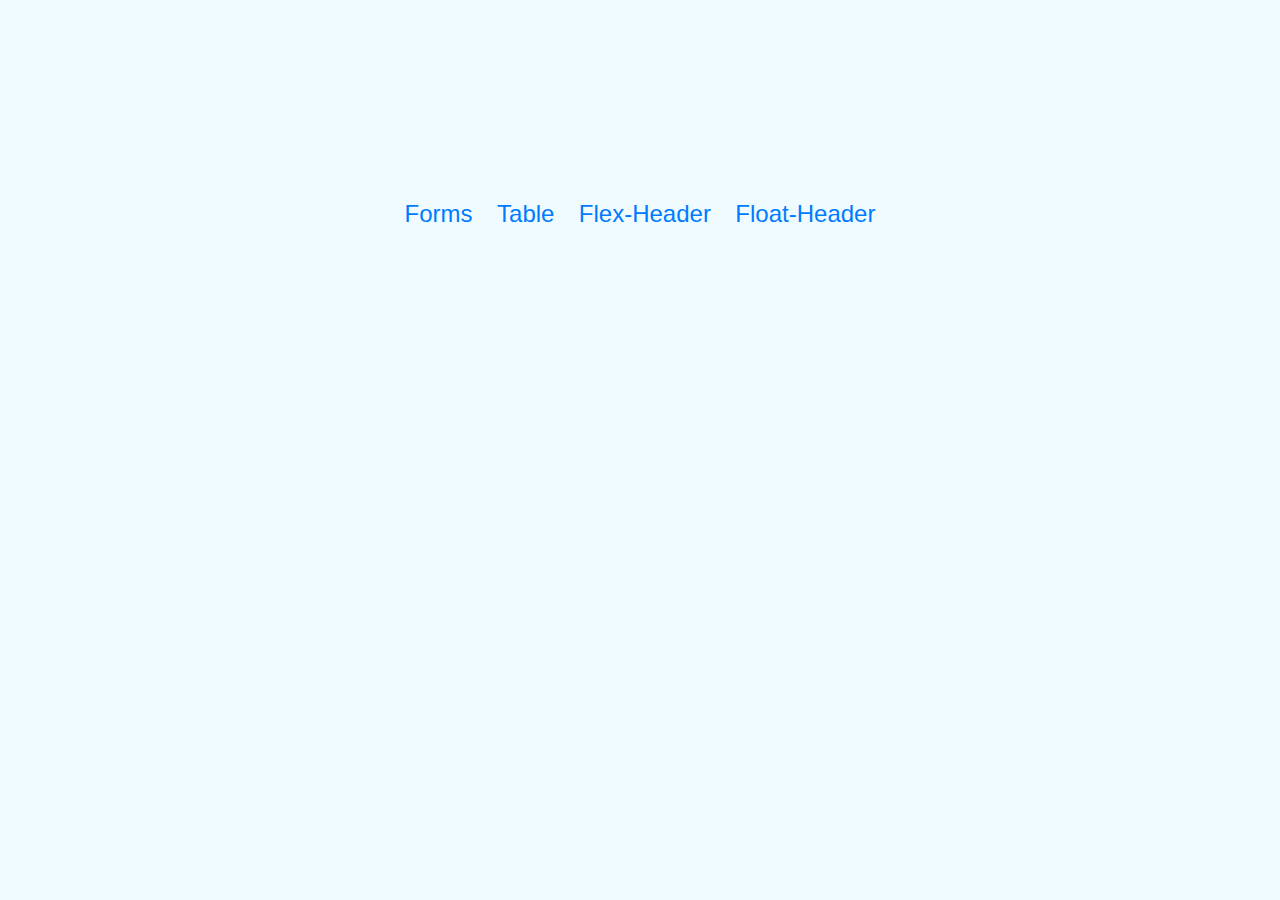
<file: day3/html/index.html>
<!DOCTYPE html>
<html>
    <head>
        <meta name="viewport" content="width=device-width, initial-scale=1.0">
        <title>Plants & Bushes</title>
        <link rel="stylesheet" href="..\css\styles.css">
    </head>
    <body>
        <div class="nav">
            <a href="forms.html">Forms</a>
            <a href="table.html">Table</a>
            <a href="header-flex.html">Flex-Header</a>
            <a href="header-float.html">Float-Header</a>
        </div>
    </body>
</html>
</file>
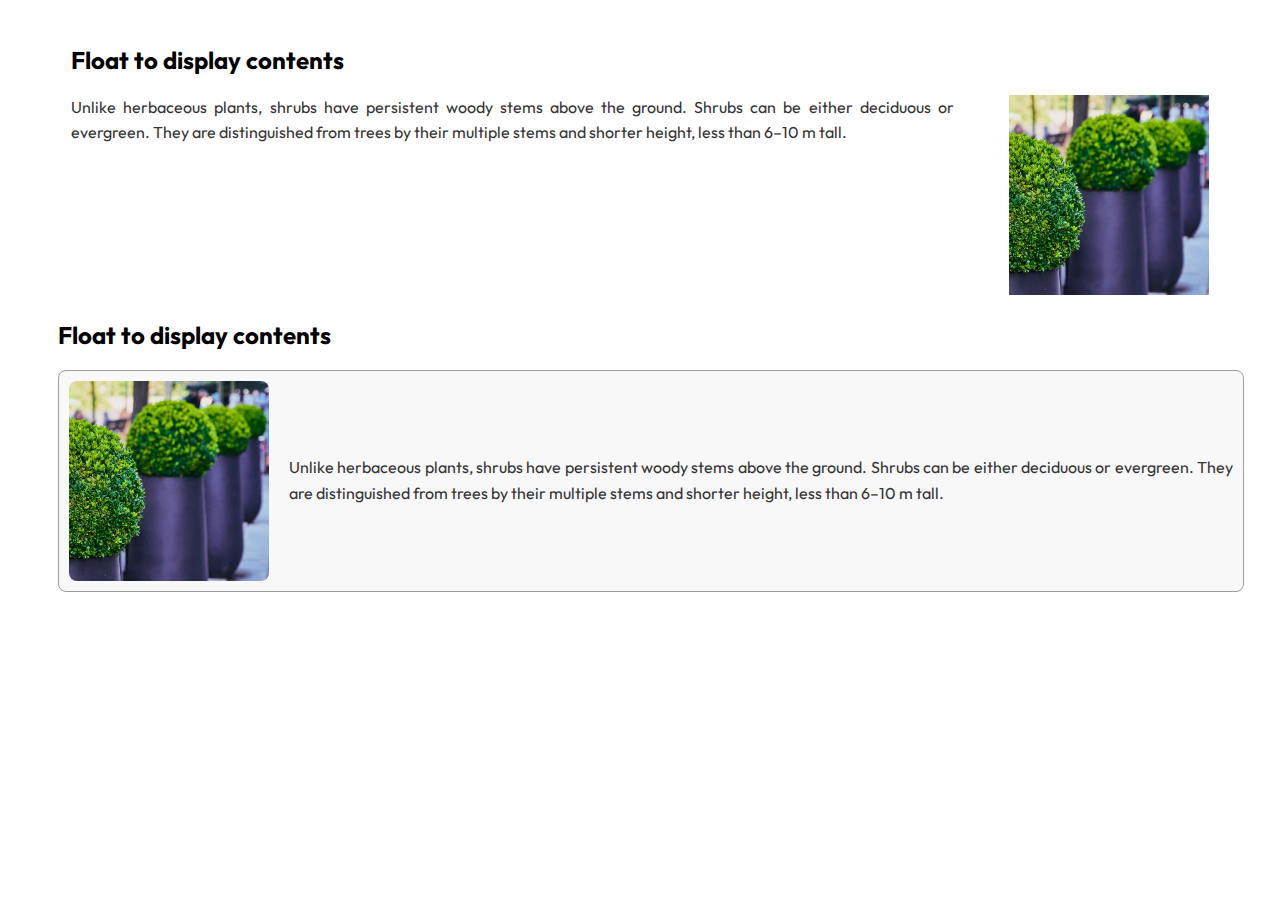
<file: day2/float.html>
<!DOCTYPE html>
<html>
    <head>
        <meta name="viewport" content="width=device-width, initial-scale=1.0">
        <title>Plants & Bushes</title>
        <link rel="stylesheet" href="css\float.css">
    </head>
    <body>
        <div class="type">
            <h2>Float to display contents</h2>
            <img src="images\shrubs.jpg" alt="Sample Image">
        <p>
            Unlike herbaceous plants, shrubs have persistent woody stems above the ground. 
            Shrubs can be either deciduous or evergreen. 
            They are distinguished from trees by their multiple stems and shorter height, less than 6–10 m tall.
        </p>
        </div>
        <div class="cont">
        <h2>Float to display contents</h2>
        <div class="type1">
            
            <img src="images\shrubs.jpg" alt="Sample Image">
        <p>
            Unlike herbaceous plants, shrubs have persistent woody stems above the ground. 
            Shrubs can be either deciduous or evergreen. 
            They are distinguished from trees by their multiple stems and shorter height, less than 6–10 m tall.
        </p>
        </div></div>
    </body>
</html>
</file>
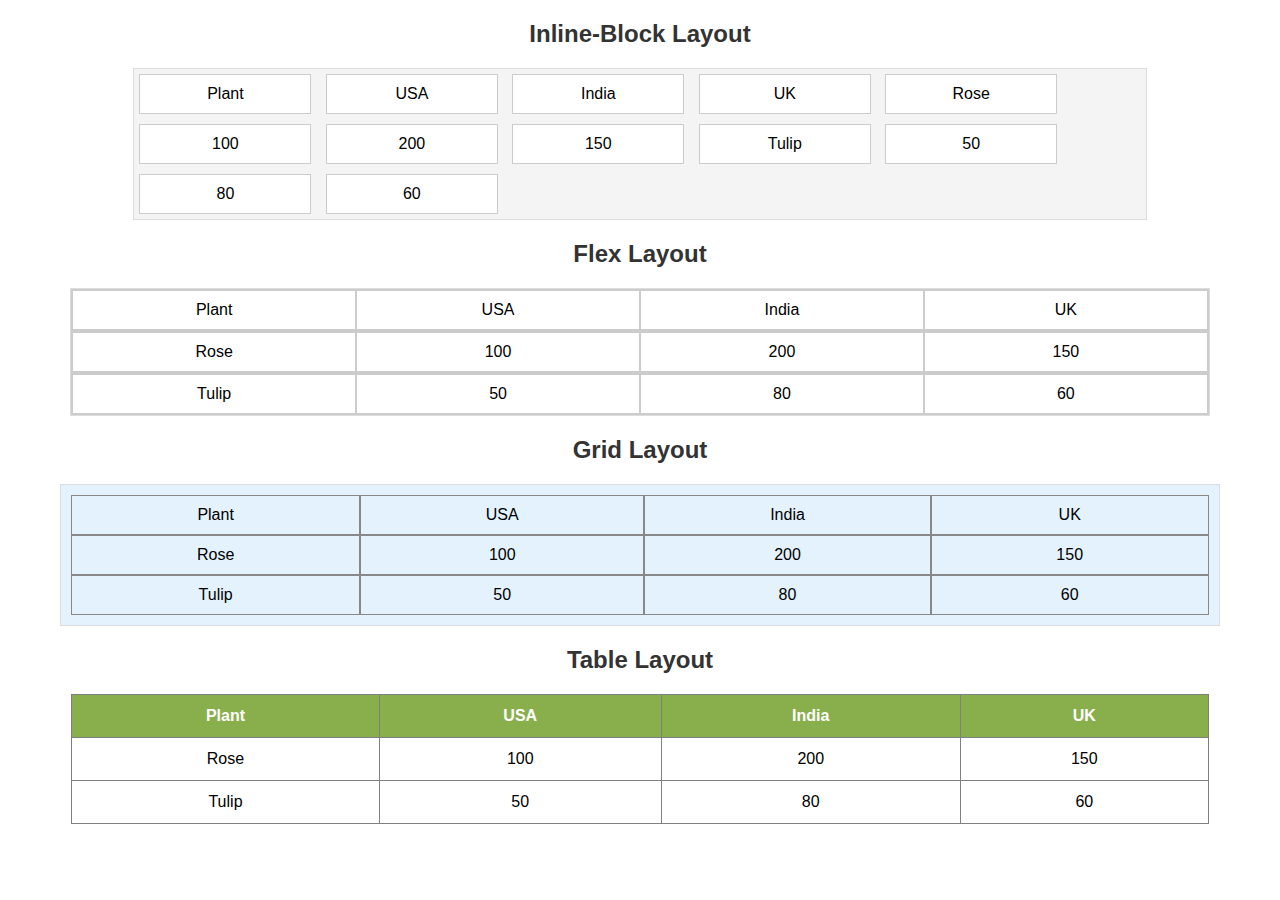
<file: day2/grids.html>
<!DOCTYPE html>
<html lang="en">
<head><meta name="viewport" content="width=device-width, initial-scale=1.0">
    <title>Display Properties Example</title>
    <link rel="stylesheet" href="css\grids.css">
</head>
<body>
    <h2>Inline-Block Layout</h2>
    <div class="inline-display">
        <div class="item">Plant</div>
        <div class="item">USA</div>
        <div class="item">India</div>
        <div class="item">UK</div>
        <div class="item">Rose</div>
        <div class="item">100</div>
        <div class="item">200</div>
        <div class="item">150</div>
        <div class="item">Tulip</div>
        <div class="item">50</div>
        <div class="item">80</div>
        <div class="item">60</div>
    </div>

    <h2>Flex Layout</h2>
    <div class="flex-display">
        <div class="flex-row">
            <div>Plant</div>
            <div>USA</div>
            <div>India</div>
            <div>UK</div>
        </div>
        <div class="flex-row">
            <div>Rose</div>
            <div>100</div>
            <div>200</div>
            <div>150</div>
        </div>
        <div class="flex-row">
            <div>Tulip</div>
            <div>50</div>
            <div>80</div>
            <div>60</div>
        </div>
    </div>

    <h2>Grid Layout</h2>
    <div class="grid-display">
        <div>Plant</div>
        <div>USA</div>
        <div>India</div>
        <div>UK</div>
        <div>Rose</div>
        <div>100</div>
        <div>200</div>
        <div>150</div>
        <div>Tulip</div>
        <div>50</div>
        <div>80</div>
        <div>60</div>
    </div>

    <h2>Table Layout</h2>
    <table border="1">
        <thead>
            <tr>
                <th>Plant</th>
                <th>USA</th>
                <th>India</th>
                <th>UK</th>
            </tr>
        </thead>
        <tbody>
            <tr>
                <td>Rose</td>
                <td>100</td>
                <td>200</td>
                <td>150</td>
            </tr>
            <tr>
                <td>Tulip</td>
                <td>50</td>
                <td>80</td>
                <td>60</td>
            </tr>
        </tbody>
    </table>
    
</body>
</html>
</file>
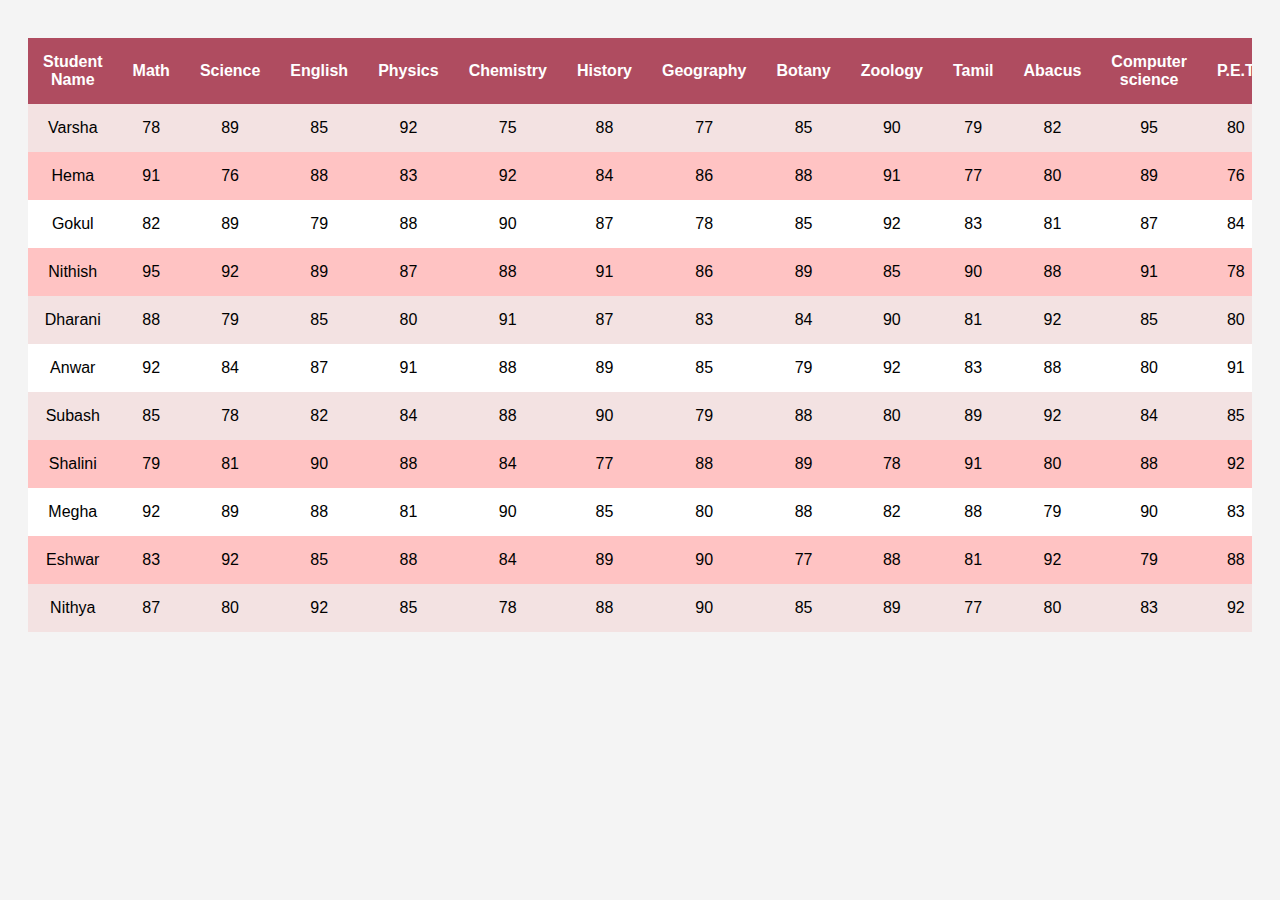
<file: day3/html/table.html>
<!DOCTYPE html>
<html lang="en">
<head>
  <meta charset="UTF-8">
  <meta name="viewport" content="width=device-width, initial-scale=1.0">
  <title>Student Marks Table</title>
  <link rel="stylesheet" href="../css/table.css">
</head>
<body>

  <div class="table-container">
    <table>
      <thead>
        <tr>
          <th>Student Name</th>
          <th>Math</th>
          <th>Science</th>
          <th>English</th>
          <th>Physics</th>
          <th>Chemistry</th>
          <th>History</th>
          <th>Geography</th>
          <th>Botany</th>
          <th>Zoology</th>
          <th>Tamil</th>
          <th>Abacus</th>
          <th>Computer science</th>
          <th>P.E.T</th>
          <th>General Knowledge</th>
          <th>Hindi</th>
        </tr>
      </thead>
      <tbody>
        <tr>
          <td>Varsha</td>
          <td>78</td>
          <td>89</td>
          <td>85</td>
          <td>92</td>
          <td>75</td>
          <td>88</td>
          <td>77</td>
          <td>85</td>
          <td>90</td>
          <td>79</td>
          <td>82</td>
          <td>95</td>
          <td>80</td>
          <td>93</td>
          <td>88</td>
        </tr>
        <tr>
          <td>Hema</td>
          <td>91</td>
          <td>76</td>
          <td>88</td>
          <td>83</td>
          <td>92</td>
          <td>84</td>
          <td>86</td>
          <td>88</td>
          <td>91</td>
          <td>77</td>
          <td>80</td>
          <td>89</td>
          <td>76</td>
          <td>85</td>
          <td>87</td>
        </tr>
        <tr>
          <td>Gokul</td>
          <td>82</td>
          <td>89</td>
          <td>79</td>
          <td>88</td>
          <td>90</td>
          <td>87</td>
          <td>78</td>
          <td>85</td>
          <td>92</td>
          <td>83</td>
          <td>81</td>
          <td>87</td>
          <td>84</td>
          <td>80</td>
          <td>92</td>
        </tr>
        <tr>
          <td>Nithish</td>
          <td>95</td>
          <td>92</td>
          <td>89</td>
          <td>87</td>
          <td>88</td>
          <td>91</td>
          <td>86</td>
          <td>89</td>
          <td>85</td>
          <td>90</td>
          <td>88</td>
          <td>91</td>
          <td>78</td>
          <td>94</td>
          <td>79</td>
        </tr>
        <tr>
          <td>Dharani</td>
          <td>88</td>
          <td>79</td>
          <td>85</td>
          <td>80</td>
          <td>91</td>
          <td>87</td>
          <td>83</td>
          <td>84</td>
          <td>90</td>
          <td>81</td>
          <td>92</td>
          <td>85</td>
          <td>80</td>
          <td>77</td>
          <td>88</td>
        </tr>
        <tr>
          <td>Anwar</td>
          <td>92</td>
          <td>84</td>
          <td>87</td>
          <td>91</td>
          <td>88</td>
          <td>89</td>
          <td>85</td>
          <td>79</td>
          <td>92</td>
          <td>83</td>
          <td>88</td>
          <td>80</td>
          <td>91</td>
          <td>84</td>
          <td>87</td>
        </tr>
        <tr>
          <td>Subash</td>
          <td>85</td>
          <td>78</td>
          <td>82</td>
          <td>84</td>
          <td>88</td>
          <td>90</td>
          <td>79</td>
          <td>88</td>
          <td>80</td>
          <td>89</td>
          <td>92</td>
          <td>84</td>
          <td>85</td>
          <td>80</td>
          <td>89</td>
        </tr>
        <tr>
          <td>Shalini</td>
          <td>79</td>
          <td>81</td>
          <td>90</td>
          <td>88</td>
          <td>84</td>
          <td>77</td>
          <td>88</td>
          <td>89</td>
          <td>78</td>
          <td>91</td>
          <td>80</td>
          <td>88</td>
          <td>92</td>
          <td>85</td>
          <td>80</td>
        </tr>
        <tr>
          <td>Megha</td>
          <td>92</td>
          <td>89</td>
          <td>88</td>
          <td>81</td>
          <td>90</td>
          <td>85</td>
          <td>80</td>
          <td>88</td>
          <td>82</td>
          <td>88</td>
          <td>79</td>
          <td>90</td>
          <td>83</td>
          <td>92</td>
          <td>87</td>
        </tr>
        <tr>
          <td>Eshwar</td>
          <td>83</td>
          <td>92</td>
          <td>85</td>
          <td>88</td>
          <td>84</td>
          <td>89</td>
          <td>90</td>
          <td>77</td>
          <td>88</td>
          <td>81</td>
          <td>92</td>
          <td>79</td>
          <td>88</td>
          <td>91</td>
          <td>84</td>
        </tr>
        <tr>
          <td>Nithya</td>
          <td>87</td>
          <td>80</td>
          <td>92</td>
          <td>85</td>
          <td>78</td>
          <td>88</td>
          <td>90</td>
          <td>85</td>
          <td>89</td>
          <td>77</td>
          <td>80</td>
          <td>83</td>
          <td>92</td>
          <td>87</td>
          <td>88</td>
        </tr>
      </tbody>
    </table>
  </div>

</body>
</html>
</file>
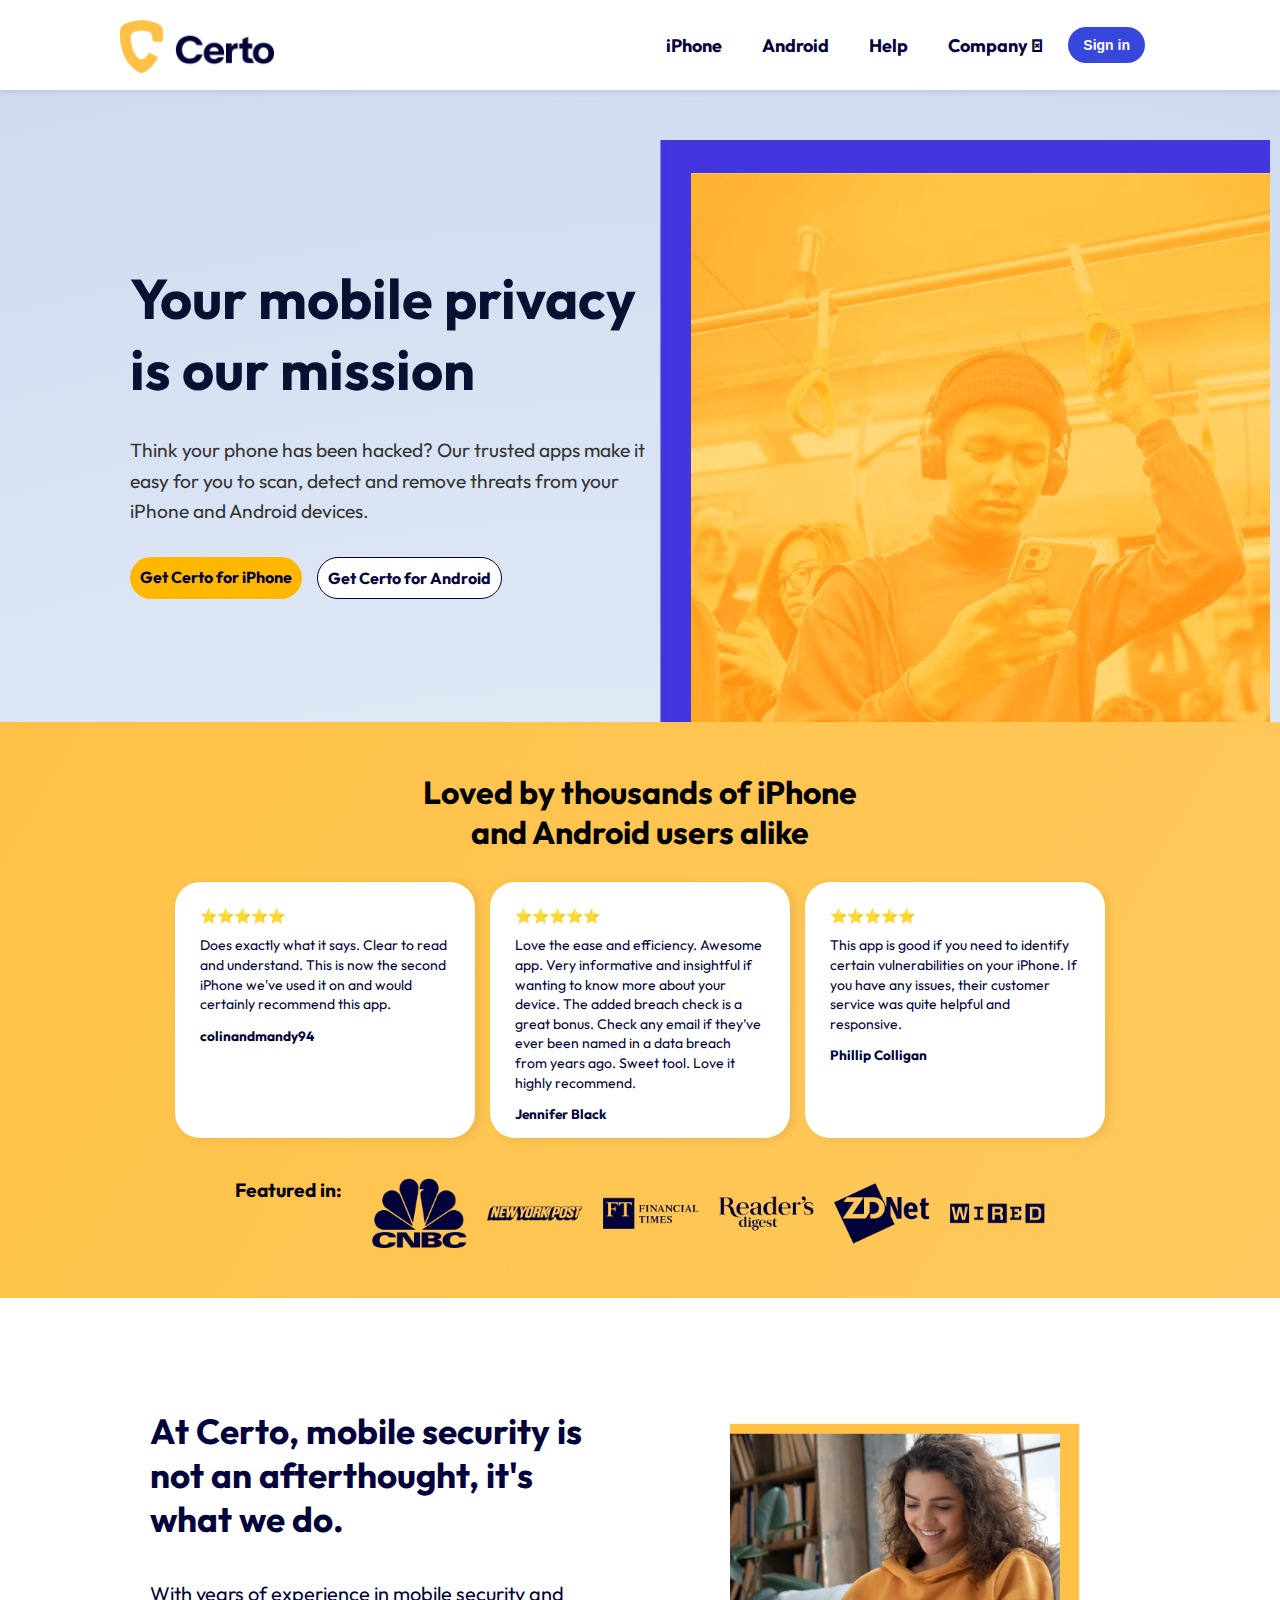
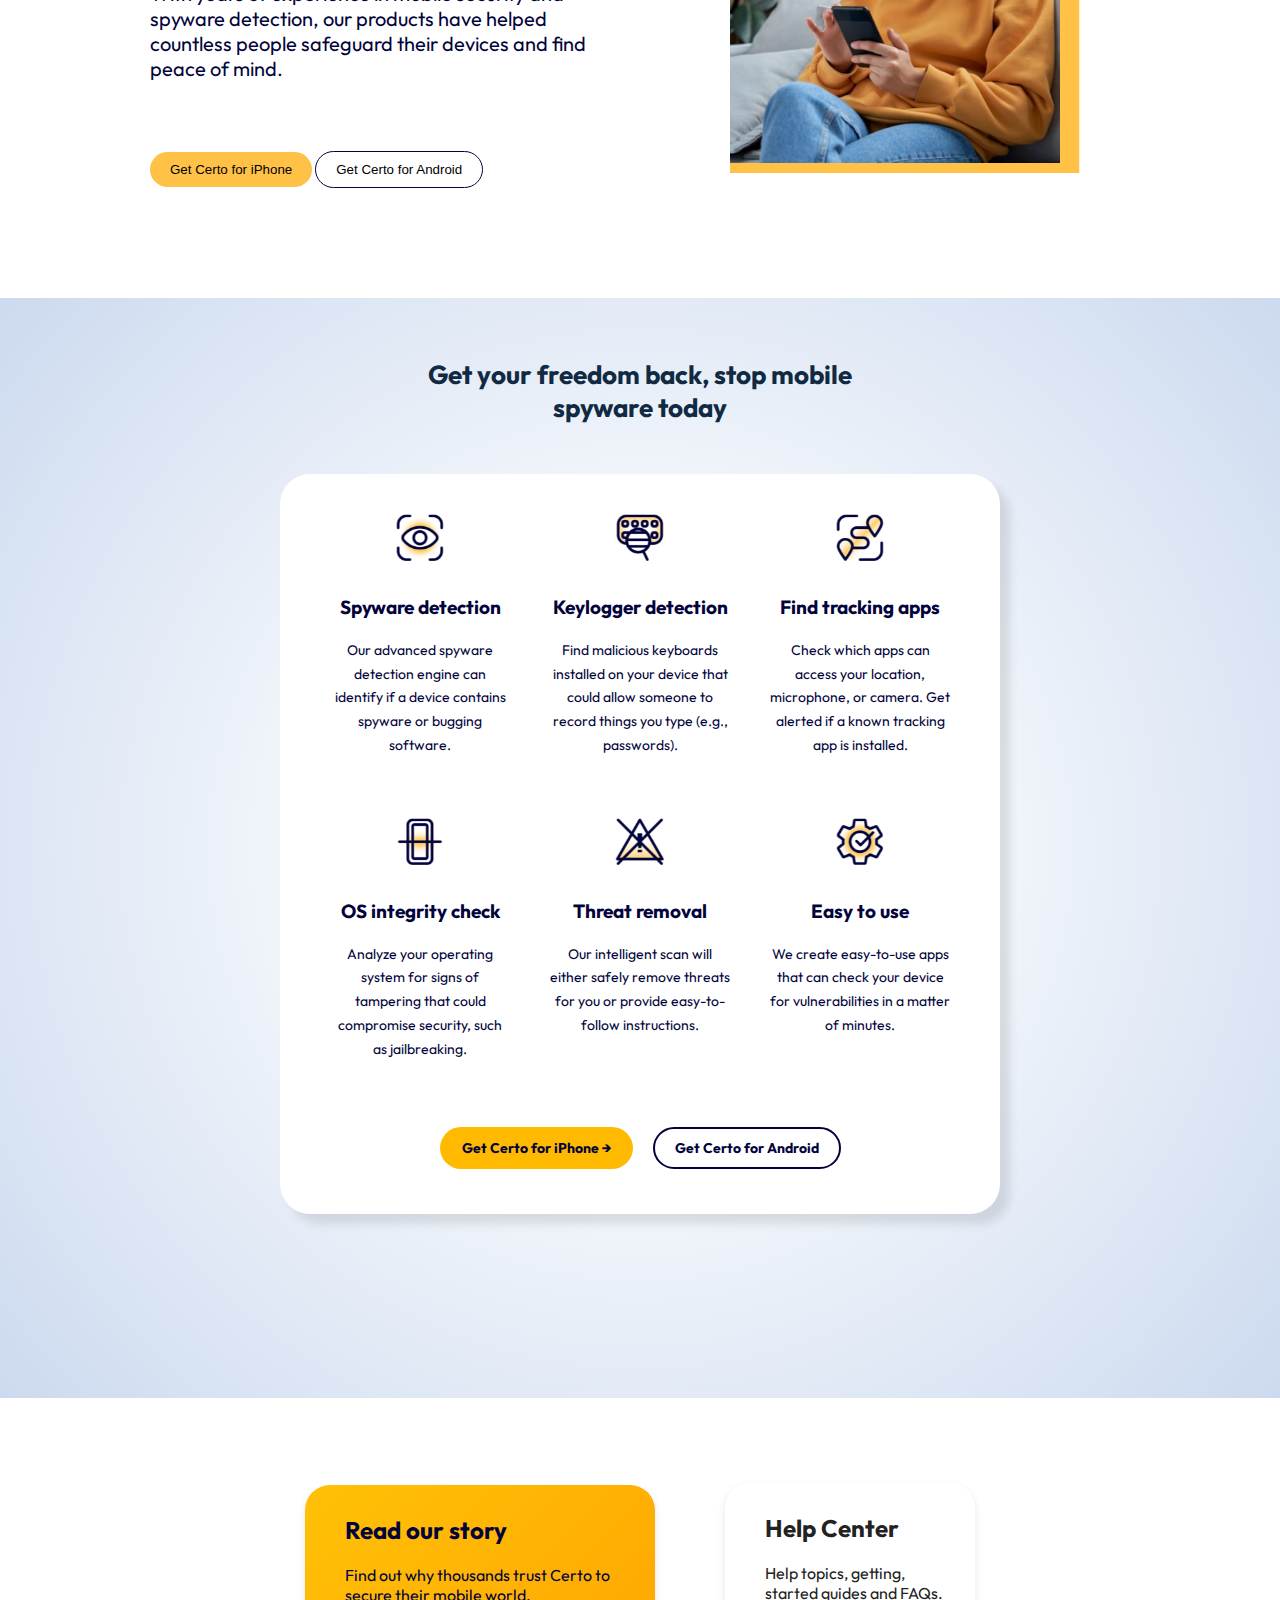
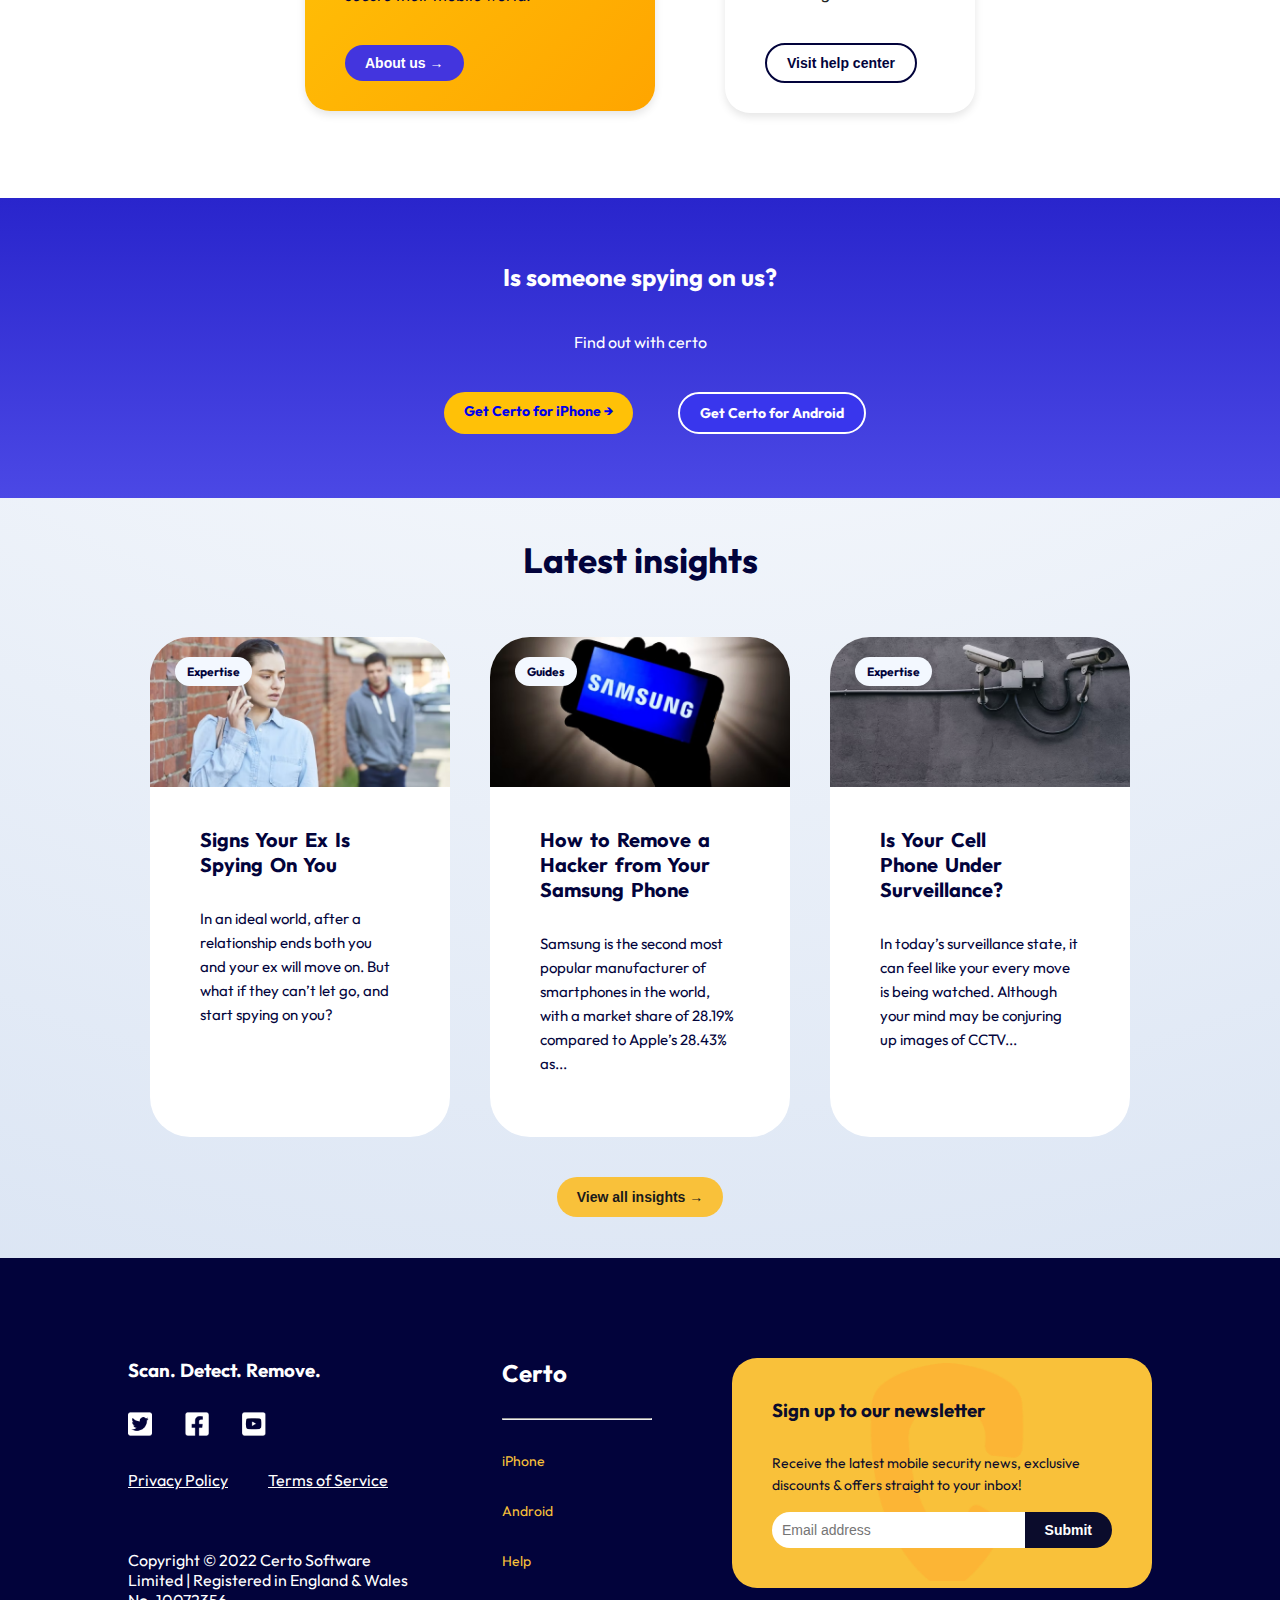
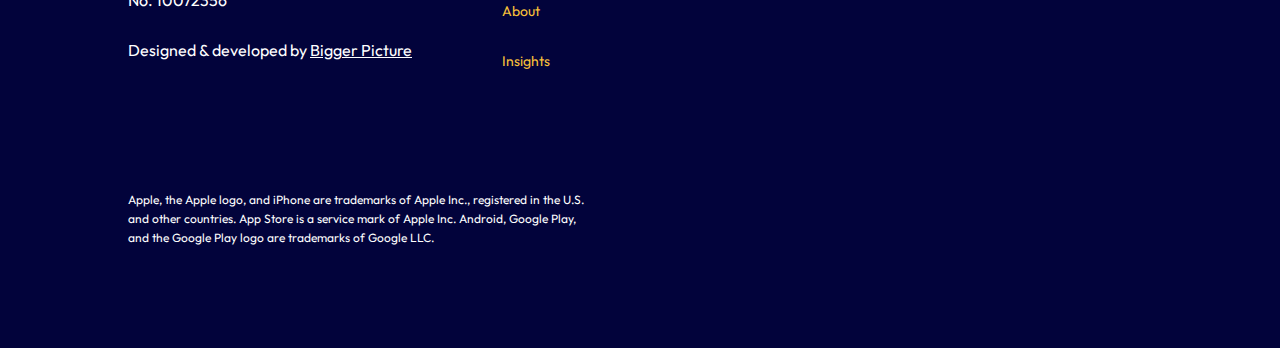
<file: task/html/home.html>
<!DOCTYPE html>
<html lang="en">

<head>
    <meta charset="UTF-8">
    <meta name="viewport" content="width=device-width, initial-scale=1.0">
    <link rel="stylesheet" href="../css/header.css">
    <link rel="stylesheet" href="../css/home.css">
    <link rel="stylesheet" href="../css/spyware-section.css">
    <link rel="stylesheet" href="../css/footer.css">
    <title>Document</title>
</head>

<body>
    <div class="head">
        <header>
            <nav class="navbar">
                <div class="logo">
                    <img src="../images/logo.jpg" alt="logo">
                </div>
                <div class="menu-toggle" id="mobile-menu">
                    <span class="bar"></span>
                    <span class="bar"></span>
                    <span class="bar"></span>
                </div>
                <ul class="nav-links">
                    <li><a href="#">iPhone</a></li>
                    <li><a href="#">Android</a></li>
                    <li><a href="#">Help</a></li>
                    <li><a href="#">Company &#xf107;</a>
                        <ul class="dropdown">
                            <li><a href="#">Contact</a></li>
                            <li><a href="#">Support</a></li>
                            <li><a href="#">Feedback</a></li>
                        </ul>
                    </li>
                    <div class="btn-sign">
                        <button class="signin">Sign in</button>
                    </div>
                </ul>
            </nav>
        </header>
        <script>
            const mobileMenu = document.getElementById('mobile-menu');
            const navLinks = document.querySelector('.nav-links');

            mobileMenu.addEventListener('click', () => {
                navLinks.classList.toggle('show');
            });
        </script>
        <div class="full-container">
            <div class="full-set">
                <h1>Your mobile privacy is our mission</h1>
                <p>
                    Think your phone has been hacked? Our trusted apps make it easy for you
                    to scan, detect and remove threats from your iPhone and Android devices.
                </p>
                <div class="button-group">
                    <a href="#" class="button-link primary-btn">Get Certo for iPhone</a>
                    <a href="#" class="button-link secondary-btn">Get Certo for Android</a>
                </div>
            </div>
            <div class="pic-section">
                <img src="../images/figure1.jpg" alt="Main Image" class="main-image">
                <img src="../images/figure2.jpg" alt="Overlay Image" class="overlay-image">
            </div>
        </div>
        <div class="second-container">
            <div class="cards-section">
                <h2>Loved by thousands of iPhone<br>and Android users alike</h2>
                <div class="cards">
                    <div class="card">
                        <p>&#11088;&#11088;&#11088;&#11088;&#11088;</p>
                        <p>Does exactly what it says. Clear to read and understand. This is now the second iPhone we've
                            used
                            it on and would certainly recommend this app.</p>
                        <strong>colinandmandy94</strong>
                    </div>
                    <div class="card">
                        <p>&#11088;&#11088;&#11088;&#11088;&#11088;</p>
                        <p>Love the ease and efficiency. Awesome app. Very informative and insightful if wanting to know
                            more about your device. The added breach check is a great bonus. Check any email if they’ve
                            ever
                            been named in a data breach from years ago. Sweet tool. Love it highly recommend.</p>
                        <strong>Jennifer Black</strong>
                    </div>
                    <div class="card">
                        <p>&#11088;&#11088;&#11088;&#11088;&#11088;</p>
                        <p>This app is good if you need to identify certain vulnerabilities on your iPhone. If you have
                            any
                            issues, their customer service was quite helpful and responsive.</p>
                        <strong>Phillip Colligan</strong>
                    </div>
                </div>
                <div class="featured-logos">
                    <h3>Featured in:</h3>
                    <div class="logos">
                        <img src="../images/cnbc.png" alt="CNBC Logo">
                        <img src="../images/newyork.png" alt="New York Post Logo">
                        <img src="../images/ft.png" alt="Financial Times Logo">
                        <img src="../images/readers.png" alt="Reader's Digest Logo">
                        <img src="../images/zdnet.png" alt="ZDNet Logo">
                        <img src="../images/wired.png" alt="Wired Logo">
                    </div>
                </div>
            </div>
        </div>
        <div class="certo">
            <div class="certo-container">
                <div class="text-container">
                    <div class="text-content">
                    <h1>At Certo, mobile security is not an afterthought, it's what we do.</h1>
                    <p>With years of experience in mobile security and spyware detection, our products have
                        helped countless people safeguard their devices and find peace of mind.</p>
                        </div>
                    <div class="button-container">
                        <button class="button one">Get Certo for iPhone</button>
                        <button class="button two">Get Certo for Android</button>
                    </div>
                </div>
                <div class="image-container">
                    <div class="image1"></div>
                    <div class="image2"></div>
                </div>
            </div>
        </div>
        <div class="spyware">
            <h1>Get your freedom back, stop mobile<br>spyware today</h1>
            <div class="features">
                <div class="feature">
                    <img src="../images/div1.png" alt="Spyware Detection">
                    <h3>Spyware detection</h3>
                    <p>Our advanced spyware detection engine can identify if a device contains spyware or bugging
                        software.
                    </p>
                </div>
                <div class="feature">
                    <img src="../images/div2.png" alt="Keylogger Detection">
                    <h3>Keylogger detection</h3>
                    <p>Find malicious keyboards installed on your device that could allow someone to record things you
                        type
                        (e.g., passwords).</p>
                </div>
                <div class="feature">
                    <img src="../images/div3.png" alt="Find Tracking Apps">
                    <h3>Find tracking apps</h3>
                    <p>Check which apps can access your location, microphone, or camera. Get alerted if a known tracking
                        app
                        is installed.</p>
                </div>
                <div class="feature">
                    <img src="../images/div4.png" alt="OS Integrity Check">
                    <h3>OS integrity check</h3>
                    <p>Analyze your operating system for signs of tampering that could compromise security, such as
                        jailbreaking.</p>
                </div>
                <div class="feature">
                    <img src="../images/div5.png" alt="Threat Removal">
                    <h3>Threat removal</h3>
                    <p>Our intelligent scan will either safely remove threats for you or provide easy-to-follow
                        instructions.</p>
                </div>
                <div class="feature">
                    <img src="../images/div6.png" alt="Easy to Use">
                    <h3>Easy to use</h3>
                    <p>We create easy-to-use apps that can check your device for vulnerabilities in a matter of minutes.
                    </p>
                </div>
                <div class="spy-buttons">
                    <a href="#">Get Certo for iPhone →</a>
                    <a href="#">Get Certo for Android</a>
                </div>
            </div>
        </div>
        <div class="help">
            <div class="help-card left-card">
                <h2>Read our story</h2>
                <p>Find out why thousands trust Certo to secure their mobile world.</p>
                <button href="#" class="about-button">About us →</button>
            </div>

            <div class="help-card right-card">
                <h2>Help Center</h2>
                <p>Help topics, getting,<br>started guides and FAQs.</p>
                <button href="#" class="help-button">Visit help center</button>
            </div>
        </div>
        <div class="help2">
            <h2>Is someone spying on us?</h2>
            <p>Find out with certo</p>
            <div class="help2-buttons">
                <a href="#" class="help2-btn button-yellow">Get Certo for iPhone →</a>
                <a href="#" class="help2-btn button-outline">Get Certo for Android</a>
            </div>
        </div>
        <section class="insights-section">
            <h2>Latest insights</h2>
            <div class="insights-container">
                <div class="insight-card">
                    <div class="card-image">
                        <img src="../images/spying1.png" alt="Card 3 Image">
                    </div>
                    <span class="badge">Expertise</span>
                    <h3>Signs Your Ex Is<br>Spying On You</h3>
                    <p>In an ideal world, after a relationship ends both you and your ex will move on. But what if they
                        can’t let go, and start spying on you?</p>
                </div>
                <div class="insight-card">
                    <div class="card-image">
                        <img src="../images/spying2.png" alt="Card 3 Image">
                    </div>
                    <span class="badge">Guides</span>
                    <h3>How to Remove a<br>Hacker from Your<br>Samsung Phone</h3>
                    <p>Samsung is the second most popular manufacturer of smartphones in the world, with a market share
                        of
                        28.19% compared to Apple’s 28.43% as...</p>
                </div>
                <div class="insight-card">
                    <div class="card-image">
                        <img src="../images/spying3.png" alt="Card 3 Image">
                    </div>
                    <span class="badge">Expertise</span>
                    <h3>Is Your Cell<br>Phone Under<br>Surveillance?</h3>
                    <p>In today’s surveillance state, it can feel like your every move is being watched. Although your
                        mind
                        may be conjuring up images of CCTV...</p>
                </div>
            </div>
            <button href="#" class="view-all-btn">View all insights →</button>
        </section>
        <footer class="footer">
            <div class="footer-container">
                <div class="footer-content">
                    <div class="footer-left">
                        <h3>Scan. Detect. Remove.</h3>
                        <div class="social-links">
                            <a href="#"><img src="../images/twitter.png" alt="Twitter"></a>
                            <a href="#"><img src="../images/facebook.png" alt="Facebook"></a>
                            <a href="#"><img src="../images/youtube.png" alt="YouTube"></a>
                        </div>
                        <ul class="footer-links">
                            <li><a href="#">Privacy Policy</a></li>
                            <li><a href="#">Terms of Service</a></li>
                        </ul>
                        <p>Copyright © 2022 Certo Software Limited | Registered in England & Wales No. 10072356</p>
                        <p>Designed & developed by <a href="#">Bigger Picture</a></p>
                    </div>
                    <div class="footer-center">
                        <h2>Certo</h2>
                        <hr class="horizontal" width="150px">
                        <ul class="footer-menu">
                            <li><a href="#">iPhone</a></li>
                            <li><a href="#">Android</a></li>
                            <li><a href="#">Help</a></li>
                            <li><a href="#">About</a></li>
                            <li><a href="#">Insights</a></li>
                        </ul>
                    </div>

                    <div class="footer-right">
                        <div class="newsletter">
                            <img src="../images/footer.png" class="newsletter-image" alt="Decorative Image">
                            <div class="box-content">
                                <h3>Sign up to our newsletter</h3>
                                <p>Receive the latest mobile security news, exclusive discounts & offers straight to
                                    your
                                    inbox!</p>
                                <form>
                                    <input type="email" placeholder="Email address">
                                    <button type="submit">Submit</button>
                                </form>
                            </div>
                        </div>
                    </div>
                </div>
                <div class="footer-disclaimer">
                    <p>Apple, the Apple logo, and iPhone are trademarks of Apple Inc., registered in the U.S. and other
                        countries. App Store is a service mark of Apple Inc. Android, Google Play, and the Google Play
                        logo
                        are trademarks of Google LLC.</p>
                </div>
            </div>
        </footer>
    </div>
</body>

</html>
</file>
<file: day3/css/table.css>
body {
  font-family: Arial, sans-serif;
  background-color: #f4f4f4;
  padding: 20px;
}
.table-container {
  overflow-x: scroll;
  overflow-y: scroll;
  max-width: 100%;
  margin: 10px auto;
}

table {
  border-collapse: collapse;
  background-color: #c4b0b0;
}
  
th, td {
  padding: 15px;
  text-align: center;
}

th {
  background-color: #af4c60;
  color: white;
}

tbody tr:nth-child(even) {
  background-color: #ffc3c3;
}

tbody tr:nth-child(odd) {
  background-color: #f3e2e2;
}

tbody tr:nth-child(3),
tbody tr:nth-child(6),
tbody tr:nth-child(9) {
  background-color: #fff;
}
td:hover{
    background-color: rgb(173, 173, 173);
    color: #ffffff;
 }
tr:nth-child(even):hover{
    background-color:rgb(155, 155, 155);
}
tr:nth-child(odd):hover{
  background-color:rgb(139, 115, 115);
}
</file>
<file: task/css/header.css>
* {
    margin: 0;
    padding: 0;
    box-sizing: border-box;
}

@font-face {
    font-family: 'Outfit';
    src: url('../fonts/Outfit-VariableFont_wght.ttf');
}

body {
    font-family: 'Outfit', sans-serif;
    background: radial-gradient(circle, #FFFFFF 20%, #ccdaef 100%);
}


.navbar {
    display: flex;
    align-items: center;
    justify-content: space-between;
    padding: 0 40px;
    background-color: white;
    height: 90px;
    box-shadow: 0 2px 5px rgba(0, 0, 0, 0.1);
    font-weight: bold;
    font-size: 18px;
    z-index: 1000;
    position: relative;
    width: 100%;
}

.logo {
    display: flex;
    align-items: center;
    gap: 10px;
    padding-top: 2px;
}

.logo img {
    padding-left: 80px;
    height: 53px;
}

.nav-links {
    display: flex;
    align-items: center;
    gap: 10px;
    list-style: none;
    margin-right: 35px;
    margin-left: 330px;
    color: #02033B;
}

.nav-links a {
    text-decoration: none;
    color: #02033B;
    padding: 8px 15px;
    border-radius: 4px;
    transition: background-color 0.3s, color 0.3s;
}

.nav-links a:hover {
    color: white;
    background-color: #000080;
}

.nav-links li {
    position: relative;
}

.dropdown {
    display: none;
    position: absolute;
    top: 40px;
    left: 0;
    background-color: white;
    box-shadow: 0px 4px 6px rgba(0, 0, 0, 0.1);
    border-radius: 4px;
    overflow: auto;
    z-index: 1000;
}

.dropdown li {
    list-style: none;
}

.dropdown a {
    color: #000080;
    padding: 10px 15px;
    display: block;
    white-space: nowrap;
}

.nav-links li:hover .dropdown {
    display: block;
}

.signin {
    background-color: #3747db;
    color: white;
    font-size: 14px;
    font-weight: bold;
    padding: 10px 15px;
    margin-right: 60px;
    border-radius: 20px;
    border: none;
    text-decoration: none;
    transition: background-color 0.3s;
}

.signin:hover {
    background-color: #4c51bf;
}

@media (min-width: 769px) and (max-width: 1024px) {
    .menu-toggle {
        display: flex;
        flex-direction: column;
        justify-content: baseline;
        height: 20px;
        cursor: pointer;
        margin-right: 40px;
    }

    .bar {
        display: block;
        width: 25px;
        height: 3px;
        background-color: #02033B;
        margin: 3px 0;
        transition: all 0.3s;
    }

    .nav-links {
        display: none;
        flex-direction: column;
        align-items: flex-start;
        background-color: white;
        position: absolute;
        margin-left: 0;
        top: 90px;
        left: 0;
        width: 100%;
        padding: 10px 0;
        box-shadow: 0px 4px 6px rgba(0, 0, 0, 0.1);
    }

    .nav-links.show {
        display: flex;
    }

    .nav-links a {
        width: 100%;
        padding: 10px 20px;
    }

    .dropdown {
        display: none;
        position: absolute;
        top: 40px;
        left: 0;
        background-color: white;
        box-shadow: 0px 4px 6px rgba(0, 0, 0, 0.1);
        border-radius: 4px;
        overflow: auto;
        z-index: 1000;
    }

    .dropdown a {
        color: #000080;
        padding: 10px 15px;
        display: block;
        white-space: wrap;
    }

    .nav-links li:hover .dropdown {
        display: block;
    }

    .btn-sign {
        margin: 10px 20px;
        width: 100%;
        text-align: center;
    }

    .signin {
        width: 50%;
        padding: 12px 0;
    }
}

@media (min-width: 480px) and (max-width: 768px) {
    .menu-toggle {
        display: flex;
        flex-direction: column;
        justify-content: center;
        align-items: center;
        height: 20px;
        cursor: pointer;
        position: relative;
        z-index: 1500;
        margin-right: 20px;
    }

    .bar {
        display: block;
        width: 25px;
        height: 3px;
        left: 0;
        background-color: #02033B;
        margin: 3px 0;
        transition: all 0.3s;
        position: relative;
    }

    .logo {
        padding-left: 0;
    }

    .navbar {
        width: 100%;
        position: relative;
    }

    .nav-links {
        display: none;
        flex-direction: column;
        align-items: flex-start;
        background-color: white;
        position: absolute;
        top: 90px;
        left: 0;
        width: 100%;
        padding: 10px 0;
        box-shadow: 0px 4px 6px rgba(0, 0, 0, 0.1);
        z-index: 1000;
        transition: transform 0.3s ease-in-out;
    }

    .nav-links.show {
        display: flex;
        margin-left: 0;
    }


    .nav-links a {
        width: 100%;
        padding: 10px 20px;
    }

    .btn-sign {
        margin: 10px 20px;
        width: 100%;
        text-align: center;
    }

    .logo {
        display: flex;
        gap: 10px;
        padding-top: 2px;
    }

    .logo img {
        padding-left: 10px;
        height: 53px;
    }

    .dropdown {
        display: none;
        position: absolute;
        top: 40px;
        left: 0;
        background-color: white;
        box-shadow: 0px 4px 6px rgba(0, 0, 0, 0.1);
        border-radius: 4px;
        overflow: auto;
        z-index: 1000;
    }

    .dropdown a {
        color: #000080;
        padding: 10px 15px;
        display: block;
        white-space: nowrap;
    }

    .nav-links li:hover .dropdown {
        display: block;
    }

    .signin {
        width: 50%;
        padding: 12px 0;
    }
}

@media (max-width: 480px) {
    .menu-toggle {
        display: flex;
        flex-direction: column;
        justify-content: center;
        align-items: center;
        height: 20px;
        cursor: pointer;
        position: relative;
        z-index: 1500;
        margin-right: 20px;
    }

    .bar {
        display: block;
        width: 25px;
        height: 3px;
        background-color: #02033B;
        margin: 3px 0;
        transition: all 0.3s;
    }

    .logo {
        padding-left: 0;
    }

    .navbar {
        width: 100%;
        position: relative;
    }

    .nav-links {
        display: none;
        flex-direction: column;
        align-items: flex-start;
        background-color: white;
        position: absolute;
        top: 90px;
        left: 0;
        width: 100%;
        padding: 10px 0;
        box-shadow: 0px 4px 6px rgba(0, 0, 0, 0.1);
        z-index: 1000;
        transition: transform 0.3s ease-in-out;
    }

    .nav-links.show {
        display: flex;
        margin-left: 0;
    }

    .nav-links a {
        width: 100%;
        padding: 10px 20px;
    }

    .btn-sign {
        margin: 10px 20px;
        width: 100%;
        text-align: center;
    }

    .logo {
        display: flex;
        gap: 10px;
        padding-top: 2px;
    }

    .logo img {
        padding-left: 10px;
        height: 53px;
    }

    .dropdown {
        display: none;
        position: absolute;
        top: 40px;
        left: 0;
        background-color: white;
        box-shadow: 0px 4px 6px rgba(0, 0, 0, 0.1);
        border-radius: 4px;
        overflow: auto;
        z-index: 1000;
    }

    .dropdown a {
        color: #000080;
        padding: 10px 15px;
        display: block;
        white-space: nowrap;
    }

    .nav-links li:hover .dropdown {
        display: block;
    }

    .signin {
        width: 50%;
        padding: 12px 0;
    }
}

@media (min-width: 1349px) {

    .head {
        width: 1349px;
        margin: 0 auto;
    }
}
</file>
<file: task/css/home.css>
.full-container {
    display: flex;
    flex-wrap: wrap;
    justify-content: space-between;
    align-items: center;
    padding-top: 50px;
    padding-left: 50px;
    width: 1270px;
}

.full-set {
    flex: 1;
    max-width: 50%;
    padding-left: 80px;
}

.full-set h1 {
    font-size: 3.5rem;
    color: #091133;
    margin-bottom: 30px;
}

.full-set p {
    font-size: 1.2rem;
    color: #333;
    margin-bottom: 30px;
    line-height: 1.6;
}

.button-group {
    display: flex;
    gap: 15px;
}

.button-link {
    padding: 10px;
    text-decoration: none;
    font-size: 1rem;
    border-radius: 25px;
    font-weight: bold;
}

.button-link.primary-btn {
    background-color: #ffb700;
    color: #02033B;
}

.button-link.secondary-btn {
    background-color: #ffffff;
    color: #02033B;
    border: 1px solid #02033B;
}

.pic-section {
    flex: 1;
    position: relative;
    display: flex;
    justify-content: center;
    align-items: center;
    height: 100%;
}

.pic-section .main-image {
    max-width: 100%;
    height: auto;
    z-index: 1;
}

.pic-section .overlay-image {
    position: absolute;
    bottom: 0;
    right: 0;
    max-width: 95%;
    height: auto;
    z-index: 2;
    opacity: 1;
}

@media (min-width: 992px) and (max-width: 1200px) {
    .full-container {
        width: 100%;
        padding-left: 20px;
        padding-right: 20px;
    }

    .full-set {
        flex: 1;
        max-width: 50%;
        padding-left: 40px;
    }

    .pic-section {
        flex: 1;
        position: relative;
        display: flex;
        justify-content: center;
        align-items: center;
        height: 100%;
    }

    .pic-section .main-image {
        max-width: 95%;
        height: auto;
        z-index: 1;
    }

    .pic-section .overlay-image {
        position: absolute;
        bottom: 0;
        right: 0;
        max-width: 90%;
        height: auto;
        z-index: 2;
        opacity: 1;
    }
}

@media (min-width:480px) and (max-width: 992px) {
    .full-container {
        flex-direction: column;
        padding: 20px;
        width: 100%;
    }

    .full-set {
        max-width: 100%;
        padding-left: 20px;
    }

    .full-set h1 {
        font-size: 2.5rem;
    }

    .full-set p {
        font-size: 1rem;
    }

    .button-link {
        font-size: 0.9rem;
    }

    .pic-section {
        display: none;
    }
}

@media (max-width: 480px) {
    .full-container {
        padding: 15px;
        width: 100%;
    }

    .full-set {
        max-width: 100%;
        padding-left: 0;
    }

    .full-set h1 {
        font-size: 2rem;
        margin-bottom: 15px;
    }

    .full-set p {
        font-size: 0.9rem;
        margin-bottom: 15px;
        line-height: 1.4;
        word-break: break-word;
    }

    .button-link {
        font-size: 0.8rem;
        padding: 8px;
    }

    .pic-section {
        display: none;
    }
}


.second-container {
    background-image: linear-gradient(120deg, #FFC247, #ffc95d);
    padding: 50px 20px;
    height: auto;
}

.cards-section {
    color: #000;
    position: relative;
    text-align: center;
}

.cards-section h2 {
    font-size: 2rem;
    margin-bottom: 30px;
    font-weight: bold;
}

.cards {
    display: flex;
    justify-content: center;
    gap: 15px;
    flex-wrap: nowrap;
    margin-bottom: 40px;
}

.card {
    background: #fff;
    border-radius: 25px;
    padding: 15px;
    max-width: 300px;
    box-shadow: 5px 2px 8px rgba(87, 72, 0, 0.1);
    text-align: left;
}

.card p {
    font-size: 14px;
    margin: 10px;
    line-height: 1.4;
    color: #02033B;
}

.card strong {
    font-size: 0.85rem;
    margin: 10px;
    color: #02033B;
}

.featured-logos {
    display: flex;
    margin-top: 20px;
    gap: 30px;
    justify-content: center;
}

.featured-logos h3 {
    font-size: 1.2rem;
    margin-bottom: 10px;
    color: #000;
}

.logos {
    display: flex;
    justify-content: center;
    gap: 20px;
    flex-wrap: wrap;
}

.logos img {
    max-height: 70px;
    max-width: 130px;
    object-fit: contain;
}

@media (max-width: 992px) {
    .cards-section h2 {
        font-size: 1.8rem;
    }

    .cards {
        flex-direction: column;
        gap: 20px;
    }

    .card {
        max-width: 100%;
        margin: 0 auto;
    }

    .featured-logos {
        flex-direction: column;
        align-items: center;
    }

    .featured-logos h3 {
        font-size: 1rem;
        margin-bottom: 15px;
    }

    .logos img {
        max-height: 60px;
        max-width: 100px;
    }
}

@media (max-width: 480px) {
    .cards-section h2 {
        font-size: 1.5rem;
    }

    .cards {
        gap: 15px;
    }

    .card {
        padding: 10px;
        font-size: 13px;
    }

    .card p {
        font-size: 12px;
    }

    .card strong {
        font-size: 0.8rem;
    }

    .featured-logos h3 {
        font-size: 0.9rem;
    }

    .logos {
        display: grid;
        grid-template-columns: repeat(3, 1fr);
        gap: 10px;
    }

    .logos img {
        max-height: 50px;
        max-width: 80px;
    }
}

.certo {
    background-color: white;
    width: 100%;
    height: 600px;
    margin-top: 0;
    color: #02033B;
    display: flex;
    flex-wrap: wrap;
    justify-content: center;
    align-items: center;
}

.certo-container {
    display: flex;
    flex-direction: row;
    padding: 80px 150px;
    flex-wrap: wrap;
    gap: 20px;
}

.text-container {
    flex: 1;
}

.text-content {
    width: 80%;
}

.certo-container img {
    width: 300px;
}

.certo-container h1,
.certo-container p {
    padding-bottom: 40px;
}

.certo-container h1 {
    font-size: 35px;
}

.certo-container p {
    font-size: 20px;
}

.button-container {
    margin-top: 20px;
}

.button-container button {
    padding: 10px 20px;
    border-radius: 25px;
    margin-top: 10px;
    cursor: pointer;
}

.one {
    background-color: #FFC247;
    border: none;
}

.two {
    background-color: white;
    border: 1.5px solid #02033B;
}

.image-container {
    display: flex;
    align-items: center;
    position: relative;
    flex: 1;
    gap: 2px;
    max-width: 400px;

}

.image1,
.image2 {
    position: absolute;
    background-size: cover;
    background-repeat: no-repeat;
}

.image1 {
    background-image: url('../images/image1.png');
    width: 350px;
    height: 350px;
    background-size: cover;
    z-index: 1;
    justify-content: center;
}

.image2 {
    background-image: url('../images/image2.png');
    width: 330px;
    height: 330px;
    background-size: cover;
    z-index: 2;
    opacity: 1;
}

@media (min-width: 769px) and (max-width: 1024px) {
    .certo-container {
        padding: 50px 30px;
        gap: 30px;
    }

    .certo-container h1 {
        font-size: 28px;
    }

    .certo-container p {
        font-size: 18px;
    }

    .button-container button {
        font-size: 12px;
        padding: 8px 16px;
    }

    .image-container {
        width: 300px;
        height: 300px;
    }

    .image1 {
        width: 95%;
        height: 95%;
    }

    .image2 {
        width: 90%;
        height: 90%;
    }
}

@media (min-width: 480px) and (max-width: 768px) {
    .certo-container {
        flex-direction: column;
        align-items: center;
        padding: 30px 20px;
        gap: 20px;
    }

    .certo-container h1 {
        font-size: 22px;
        text-align: center;
    }

    .certo-container p {
        font-size: 14px;
        text-align: center;
    }

    .button-container {
        margin-left: 25%;
        flex-direction: column;
        gap: 10px;
    }

    .button-container button {
        font-size: 10px;
        padding: 6px 12px;
    }

    .image-container {
        width: 250px;
        height: 250px;
    }

    .image1 {
        width: 85%;
        height: 85%;
    }

    .image2 {
        width: 80%;
        height: 80%;
    }
}

@media (max-width: 480px) {
    .certo-container {
        flex-direction: column;
        align-items: center;
        padding: 50px 20px;
        gap: 40px;
        justify-content: center;
    }

    .certo-container h1 {
        font-size: 22px;
        text-align: center;
    }

    .certo-container p {
        font-size: 15px;
        text-align: center;
    }

    .text-container {
        justify-content: center;
        text-align: center;
        width: 100%;
    }

    .button-container {
        flex-direction: column;
        gap: 10px;
    }

    .button-container button {
        font-size: 10px;
        padding: 6px 12px;
    }

    .image-container {
        display: none;
    }
}
</file>
<file: task/css/spyware-section.css>
.spyware,
.insights {
    background: radial-gradient(circle, #FFFFFF 20%, #ccdaef 100%);
    height: 1100px;
    width: auto;
    display: flex;
    align-items: center;
    flex-direction: column;
}

.features {
    background-color: #ffffff;
    border-radius: 30px;
    box-shadow: 10px 10px 10px rgba(0, 0, 0, 0.1);
    padding: 20px 50px;
    width: 90%;
    max-width: 720px;
    display: grid;
    grid-template-columns: repeat(auto-fit, minmax(150px, 1fr));
    gap: 40px;
    justify-content: center;
    margin: 50px auto;
}

.spyware h1 {
    font-size: 26px;
    color: #102a43;
    margin-top: 60px;
    text-align: center;
}

.feature {
    text-align: center;
    padding-top: 20px;
}

.feature img {
    width: 50px;
    margin-bottom: 10px;
}

.feature h3 {
    font-size: 19px;
    color: #02033B;
    margin: 20px 0;
}

.feature p {
    font-size: 14px;
    color: #02033B;
    line-height: 1.7;
}

.spy-buttons {
    grid-column: 1/-1;
    display: flex;
    justify-content: center;
    gap: 20px;
    margin: 25px auto;
}

.spy-buttons a {
    text-decoration: none;
    padding: 10px 20px;
    border-radius: 25px;
    font-size: 14px;
    font-weight: bold;
    color: #02033B;
    background-color: #ffba00;
    border: 2px solid transparent;
    transition: all 0.3s;
}

.spy-buttons a:nth-child(2) {
    background-color: #ffffff;
    color: #02033B;
    border-color: #02033B;
}

.spy-buttons a:hover {
    opacity: 0.9;
}

@media (min-width: 769px) and (max-width: 1024px) {
    .features {
        padding: 20px 40px;
        gap: 30px;
        grid-template-columns: repeat(auto-fit, minmax(200px, 1fr));
    }

    .feature img {
        width: 60px;
    }

    .feature h3 {
        font-size: 18px;
    }

    .feature p {
        font-size: 13px;
    }

    .spy-buttons a {
        font-size: 13px;
        padding: 8px 16px;
    }
}

@media (min-width: 480px) and (max-width: 768px) {
    .features {
        padding: 20px 30px;
        gap: 20px;
        grid-template-columns: repeat(auto-fit, minmax(150px, 1fr));
    }

    .feature img {
        width: 50px;
    }

    .feature h3 {
        font-size: 17px;
    }

    .feature p {
        font-size: 12px;
    }

    .spy-buttons a {
        font-size: 12px;
        padding: 6px 14px;
    }
}

@media (max-width: 480px) {
    .spyware h1 {
        font-size: 22px;
        margin-top: 40px;
    }

    .features {
        padding: 15px 20px;
        gap: 15px;
        grid-template-columns: repeat(2, 1fr);
    }

    .feature img {
        width: 40px;
        margin-bottom: 10px;
    }

    .feature h3 {
        font-size: 16px;
    }

    .feature p {
        font-size: 12px;
    }

    .spy-buttons {
        flex-direction: column;
        gap: 10px;
    }

    .spy-buttons a {
        font-size: 12px;
        padding: 8px 12px;
        width: 100%;
        text-align: center;
    }
}

.help {
    background-color: white;
    height: 400px;
    gap: 70px;
    display: flex;
    justify-content: center;
    align-items: center;
}

.help-card {
    padding: 30px 10px;
    border-radius: 25px;
    width: 350px;
    box-shadow: 0 4px 8px rgba(0, 0, 0, 0.1);
}

.left-card {
    background: linear-gradient(135deg, #ffc107, #ffa500);
    color: #02033B;
}

.left-card h2,
.right-card h2 {
    padding-left: 30px;
    padding-bottom: 20px;
}

.left-card p,
.right-card p {
    padding-left: 30px;
    padding-bottom: 40px;
}

.right-card {
    background: #fff;
    color: #222;
    width: 250px;
}

.about-button,
.help-button {
    margin-left: 30px;
    text-decoration: none;
    padding: 10px 20px;
    border-radius: 25px;
    font-size: 14px;
    font-weight: bold;
}

.about-button {
    color: white;
    background-color: #4335DE;
    border: none;
}

.help-button {
    color: #02033B;
    background-color: white;
    border: 2px solid #02033B;
}

.help2 {
    background: linear-gradient(#2925CC, #4B48E5);
    height: 300px;
    color: white;
    display: flex;
    flex-direction: column;
    justify-content: center;
    align-items: center;
}

.help2 h2,
.help2 p {
    margin-bottom: 40px;
}

.help2-buttons {
    display: flex;
    justify-content: center;
    gap: 15px;
}

.help2-btn {
    margin-left: 30px;
    text-decoration: none;
    padding: 10px 20px;
    border-radius: 25px;
    font-size: 14px;
    font-weight: bold;
}

.button-yellow {
    background-color: #ffc107;
}

.button-outline {
    background-color: #3936ed;
    border: 2px solid white;
    color: white;
}

@media (min-width: 769px) and (max-width: 1024px) {
    .help {
        flex-direction: column;
        gap: 40px;
        height: auto;
        padding: 20px;
    }

    .help-card {
        width: 450px;
        padding: 20px;
    }

    .help2 h2 {
        font-size: 22px;
    }

    .help2 p {
        font-size: 16px;
    }

    .help2-buttons {
        gap: 10px;
    }

    .help2-btn {
        font-size: 13px;
        padding: 8px 15px;
    }
}

@media (min-width: 480px) and (max-width: 768px) {
    .help {
        flex-direction: column;
        gap: 30px;
        height: auto;
        padding: 15px;
    }

    .help-card {
        width: 280px;
        padding: 15px;
    }

    .help-card h2 {
        font-size: 18px;
    }

    .help-card p {
        font-size: 14px;
    }

    .about-button,
    .help-button {
        font-size: 12px;
        padding: 8px 15px;
    }

    .help2 h2 {
        font-size: 20px;
    }

    .help2 p {
        font-size: 14px;
    }

    .help2-buttons {
        flex-direction: column;
        gap: 10px;
    }

    .help2-btn {
        font-size: 12px;
        padding: 8px 12px;
    }
}

@media (max-width: 480px) {
    .help {
        flex-direction: column;
        gap: 20px;
        height: auto;
        padding: 30px;
    }

    .help-card {
        width: 100%;
        padding: 10px;
        box-shadow: none;
    }

    .help-card h2 {
        font-size: 16px;
    }

    .help-card p {
        font-size: 12px;
    }

    .about-button,
    .help-button {
        font-size: 12px;
        padding: 6px 10px;
        width: 30%;
        align-items: center;
    }

    .help2 h2 {
        font-size: 18px;
    }

    .help2 p {
        font-size: 12px;
    }

    .help2-buttons {
        flex-direction: column;
        gap: 10px;
        align-items: center;
    }

    .help2-btn {
        font-size: 12px;
        padding: 6px 10px;
        width: 100%;
        text-align: center;
    }
}

.insights-section {
    text-align: center;
    height: 720px;
    width: 100%;
}

.insights-section h2 {
    font-size: 35px;
    font-weight: bold;
    margin: 40px auto 35px auto;
    color: #02033B;
}

.insights-container {
    display: flex;
    gap: 40px;
    justify-content: center;
    flex-wrap: wrap;
    padding: 20px;
}

.insight-card {
    background: #ffffff;
    border-radius: 40px;
    width: 300px;
    height: 500px;
    display: flex;
    flex-direction: column;
    text-align: left;
    gap: 10px;
    position: relative;
}

.card-image {
    width: 100%;
    height: 150px;
    padding: 0;
    overflow: hidden;
    border-radius: 40px 40px 0 0;
}

.card-image img {
    width: 100%;
    height: 100%;
    object-fit: cover;
}

.insight-card .badge {
    background: #F3F8FF;
    color: #02033B;
    padding: 7px 12px;
    font-size: 12px;
    font-weight: bold;
    border-radius: 25px;
    position: absolute;
    top: 20px;
    left: 25px;
    z-index: 2;
}

.insight-card h3 {
    font-size: 20px;
    font-weight: bold;
    color: #02033B;
    word-spacing: 3px;
    margin-top: 30px;
    margin-left: 50px;
}

.insight-card p {
    font-size: 15px;
    color: #02033B;
    line-height: 1.6;
    margin: 20px 50px;
}


.view-all-btn {
    display: inline-block;
    padding: 12px 20px;
    margin-top: 20px;
    background: #f9c13a;
    color: #1a1a1a;
    text-decoration: none;
    font-size: 14px;
    font-weight: bold;
    border-radius: 25px;
    position: relative;
    z-index: 1;
    border: none;
}

@media (min-width: 769px) and (max-width: 1024px) {
    .insights-section {
        height: auto;
    }

    .insights-container {
        gap: 30px;
        padding: 20px;
        justify-content: center;
    }

    .insight-card {
        width: 270px;
        height: 450px;
        padding: 15px;
    }

    .insight-card h3 {
        font-size: 18px;
        margin-left: 30px;
    }

    .insight-card p {
        font-size: 14px;
        margin: 15px 30px;
    }

    .view-all-btn {
        padding: 10px 18px;
        font-size: 12px;
        margin-top: 20px;
    }
}

@media (min-width: 480px) and (max-width: 768px) {
    .insights-section {
        height: auto;
        padding: 10px;
    }

    .insights-container {
        gap: 20px;
        flex-direction: column;
        align-items: center;
    }

    .insight-card {
        width: 100%;
        max-width: 350px;
        height: 400px;
        padding: 15px;
    }

    .insight-card h3 {
        font-size: 16px;
        margin-left: 20px;
    }

    .insight-card p {
        font-size: 13px;
        margin: 15px 20px;
    }

    .view-all-btn {
        padding: 8px 15px;
        font-size: 12px;
        margin-top: 20px;
    }
}

@media (max-width: 480px) {
    .insights-section {
        height: auto;
        padding: 10px;
    }

    .insights-container {
        gap: 20px;
        flex-direction: column;
        align-items: center;
    }

    .insight-card {
        width: 100%;
        height: 350px;
        padding: 10px;
    }

    .card-image img {
        height: 150px;
    }

    .insight-card h3 {
        font-size: 14px;
        margin-left: 5px;
    }

    .insight-card p {
        font-size: 12px;
        margin: 5px 5px;
    }

    .view-all-btn {
        padding: 8px 14px;
        font-size: 10px;
        margin-top: 20px;
    }
}
</file>
<file: task/css/footer.css>
.footer {
    width: 100%;
    background-color: #02033b;
    padding: 50px 0;
}

.footer-container {
    width: 80%;
    margin: 50px auto;
}

.footer-content {
    display: flex;
    justify-content: space-between;
    gap: 80px;
    color: white;
    padding-bottom: 30px;
}

.footer-column {
    flex: 1;
}

.footer h3,
footer h2 {
    margin-bottom: 30px;
}

.footer ul {
    list-style: none;
    margin: 30px 0;
    padding: 0;
}

.footer ul li,
.footer p {
    margin-bottom: 30px;
}

.footer ul.inline li {
    display: inline;
    margin-right: 15px;
}

.footer-menu a {
    color: #f9c13a;
    text-decoration: none;
    font-size: 14px;
    transition: color 0.3s ease;
}

.footer a:hover {
    color: #dca32f;
}

.footer-left {
    padding-bottom: 50px;
}

.footer-links {
    display: flex;
    gap: 40px;
    text-decoration: underline;
}

.footer-left a {
    color: white;
}

.social-links img {
    width: 24px;
    height: 24px;
    margin-right: 30px;
    transition: opacity 0.3s ease;
}

.social-links img:hover {
    opacity: 0.8;
}

.newsletter {
    background-color: #f9c13a;
    color: #0b0c2c;
    padding: 40px;
    border-radius: 25px;
    position: relative;
    width: 420px;
}

.newsletter-image {
    position: absolute;
    top: 5px;
    justify-content: center;
    width: 350px;
    height: 95%;
    z-index: 1;
    opacity: 0.8;
}

.box-content {
    position: relative;
    z-index: 2;
    color: #0b0c2c;
}

.newsletter p {
    margin-bottom: 15px;
    font-size: 14px;
    line-height: 1.6;
    z-index: 1;
}

.newsletter form {
    display: flex;
    gap: 0px;
}

.newsletter input,
.newsletter button {
    padding: 10px;
    border: none;
    font-size: 14px;
}

.newsletter input {
    flex: 1;
    border-top-left-radius: 25px;
    border-bottom-left-radius: 25px;
}

.newsletter button {
    background-color: #0b0c2c;
    color: #ffffff;
    cursor: pointer;
    transition: background-color 0.3s ease;
    border-top-right-radius: 25px;
    border-bottom-right-radius: 25px;
    padding-left: 20px;
    padding-right: 20px;
    font-weight: bold;
}

.newsletter button:hover {
    background-color: #aaa;
    color: #fff;
}

.footer-disclaimer {
    width: 45%;
    font-size: 12px;
    line-height: 1.6;
    color: white;
    padding-top: 20px;
}

@media (min-width: 769px) and (max-width: 1024px) {
    .footer-container {
        width: 90%;
    }

    .footer-content {
        flex-direction: column;
        align-items: center;
        gap: 30px;
    }

    .footer-left,
    .footer-center,
    .footer-right {
        text-align: center;
    }

    .footer-menu {
        display: flex;
        justify-content: center;
        gap: 20px;
    }

    .newsletter {
        width: 100%;
        padding: 30px;
        position: relative;
        background-color: #f9c13a;
        border-radius: 25px;
    }

    .newsletter-image {
        position: absolute;
        top: 0;
        left: 0;
        width: 100%;
        height: 100%;
        object-fit: cover;
        opacity: 0.7;
    }

    .box-content {
        position: relative;
        z-index: 2;
        color: #0b0c2c;
        text-align: center;
    }

    .footer h2 {
        margin-bottom: 10px;
    }

    .footer-links {
        display: flex;
        justify-content: center;
        gap: 20px;
        padding: 0;
        margin: 0;
    }

    .footer-disclaimer {
        width: 100%;
        font-size: 12px;
        line-height: 1.6;
        padding-top: 20px;
        text-align: center;
    }

    .footer-center hr {
        width: 80%;
        margin: 10px auto;
    }
}

@media (min-width: 480px) and (max-width: 768px) {
    .footer-container {
        width: 90%;
    }

    .footer-content {
        flex-direction: column;
        align-items: center;
        gap: 30px;
    }

    .footer-left,
    .footer-center,
    .footer-right {
        text-align: center;
    }

    .footer-menu {
        display: flex;
        gap: 10px;
        flex-direction: row;
    }

    .newsletter {
        width: 100%;
        padding: 25px;
        position: relative;
        background-color: #f9c13a;
        border-radius: 25px;
    }

    .newsletter-image {
        position: absolute;
        top: 0;
        left: 0;
        width: 100%;
        height: 100%;
        object-fit: cover;
        opacity: 0.7;
    }

    .box-content {
        position: relative;
        z-index: 2;
        color: #0b0c2c;
        text-align: center;
    }

    .footer h2 {
        margin-bottom: 10px;
    }

    .footer-links {
        flex-direction: row;
        gap: 10px;
        justify-content: center;
        padding: 0;
    }

    .footer-disclaimer {
        width: 100%;
        font-size: 12px;
        line-height: 1.6;
        padding-top: 20px;
        text-align: center;
    }

    .footer-center hr {
        width: 90%;
        margin: 10px auto;
    }
}

@media (max-width: 480px) {
    .footer-container {
        width: 100%;
    }

    .footer-content {
        flex-direction: column;
        gap: 30px;
        align-items: center;
    }

    .footer-left,
    .footer-center,
    .footer-right {
        text-align: center;
    }

    .footer-menu {
        display: flex;
        flex-direction: row;
        justify-content: center;
        gap: 10px;
    }

    .newsletter {
        width: 100%;
        padding: 20px;
        position: relative;
        background-color: #f9c13a;
        border-radius: 25px;
    }

    .newsletter-image {
        position: absolute;
        top: 0;
        left: 0;
        width: 100%;
        height: 100%;
        object-fit: cover;
        opacity: 0.7;
    }

    .box-content {
        position: relative;
        z-index: 2;
        color: #0b0c2c;
        text-align: center;
    }

    .footer h2 {
        margin-bottom: 10px;
    }

    .footer-links {
        flex-direction: row;
        gap: 10px;
        justify-content: center;
        padding: 0;
    }

    .footer-links li {
        margin-bottom: 0;
    }

    .footer-disclaimer {
        width: 100%;
        font-size: 10px;
        line-height: 1.4;
        text-align: center;
        padding-top: 15px;
    }

    .footer-center hr {
        width: 80%;
        margin: 10px auto;

    }
}
</file>
